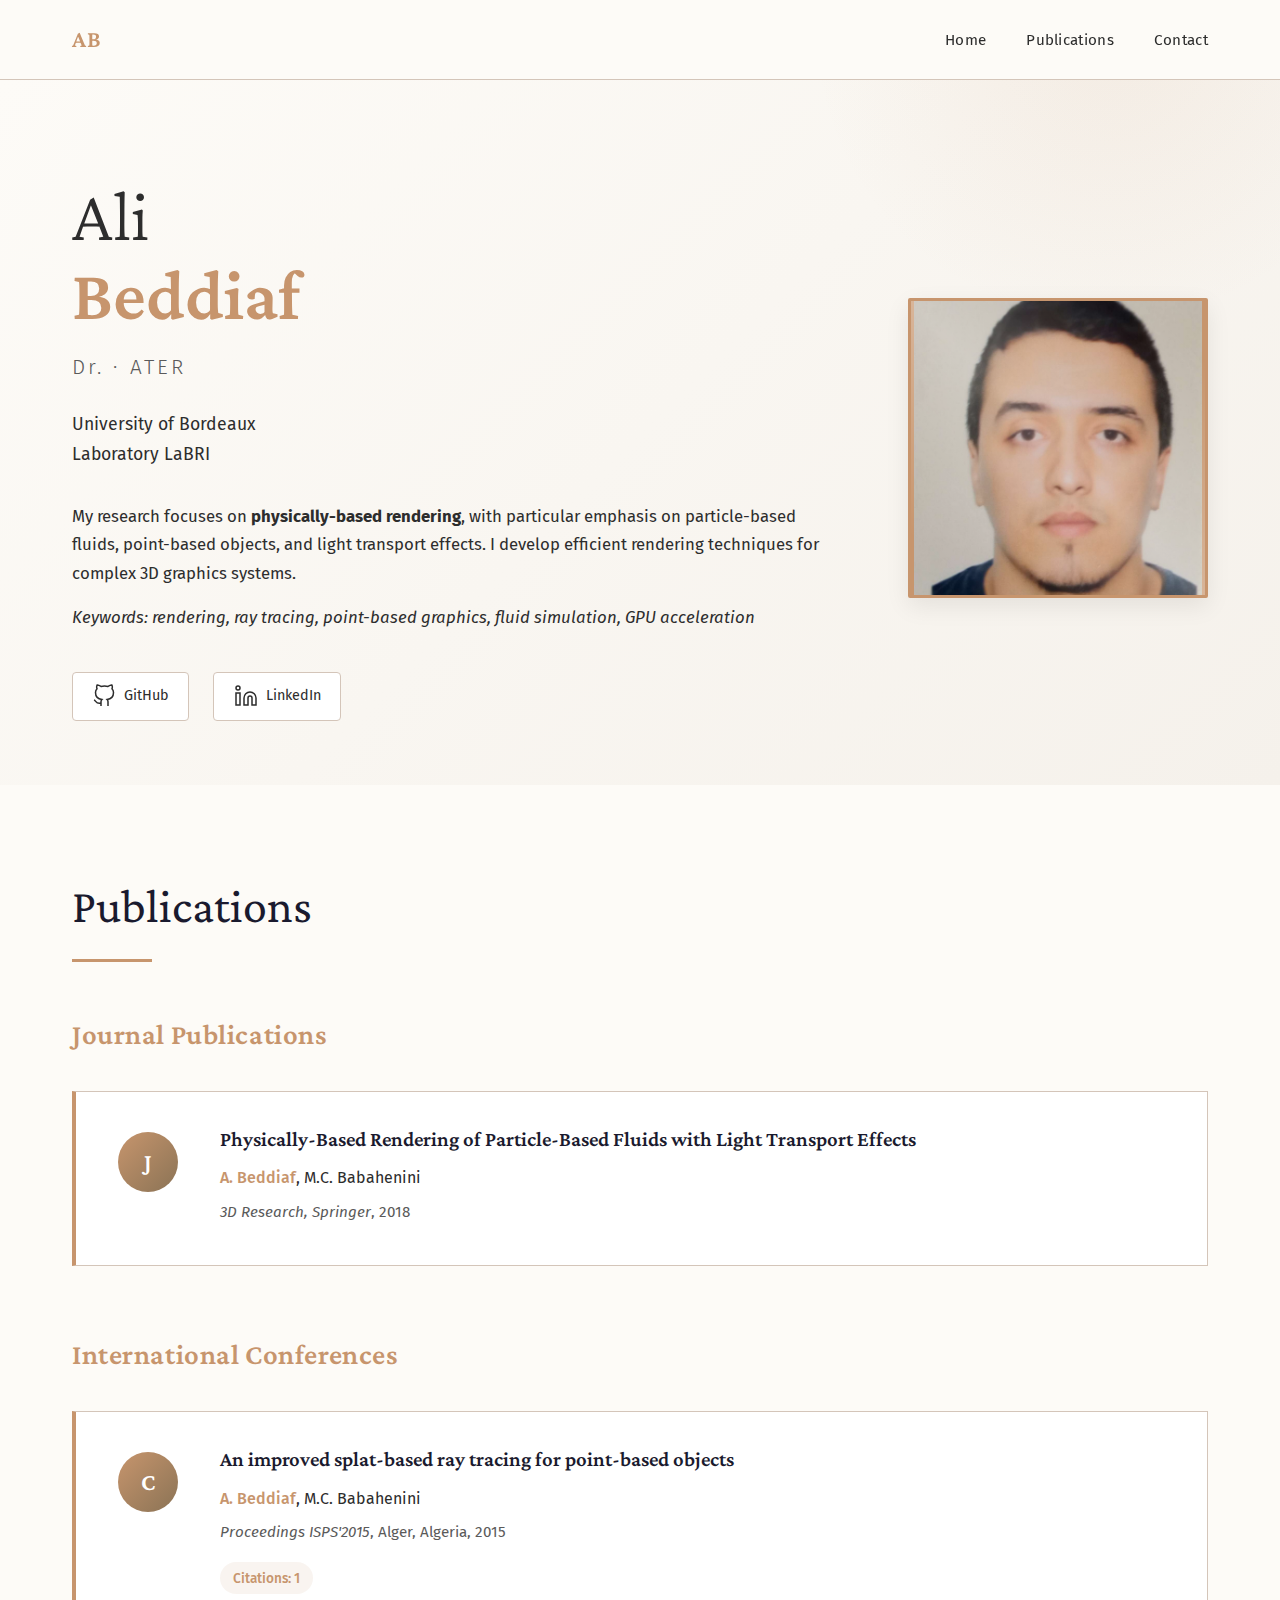
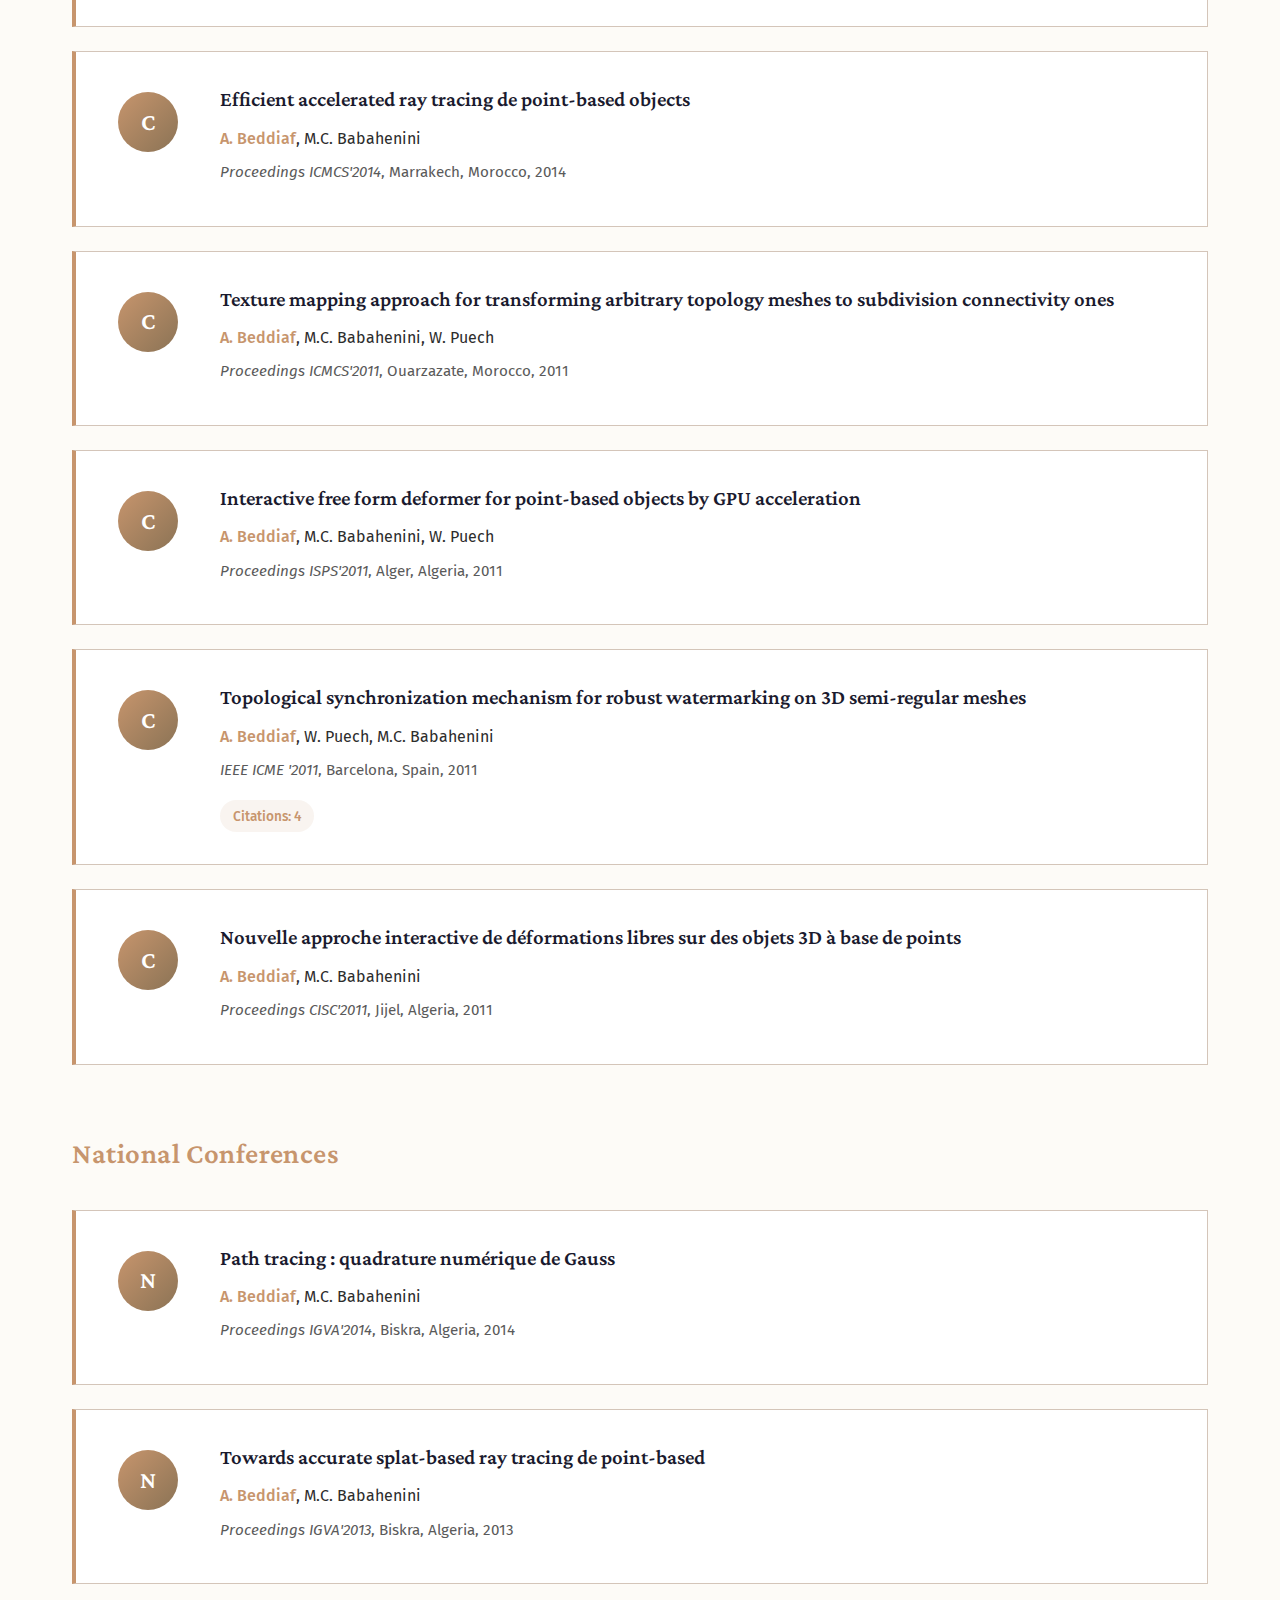
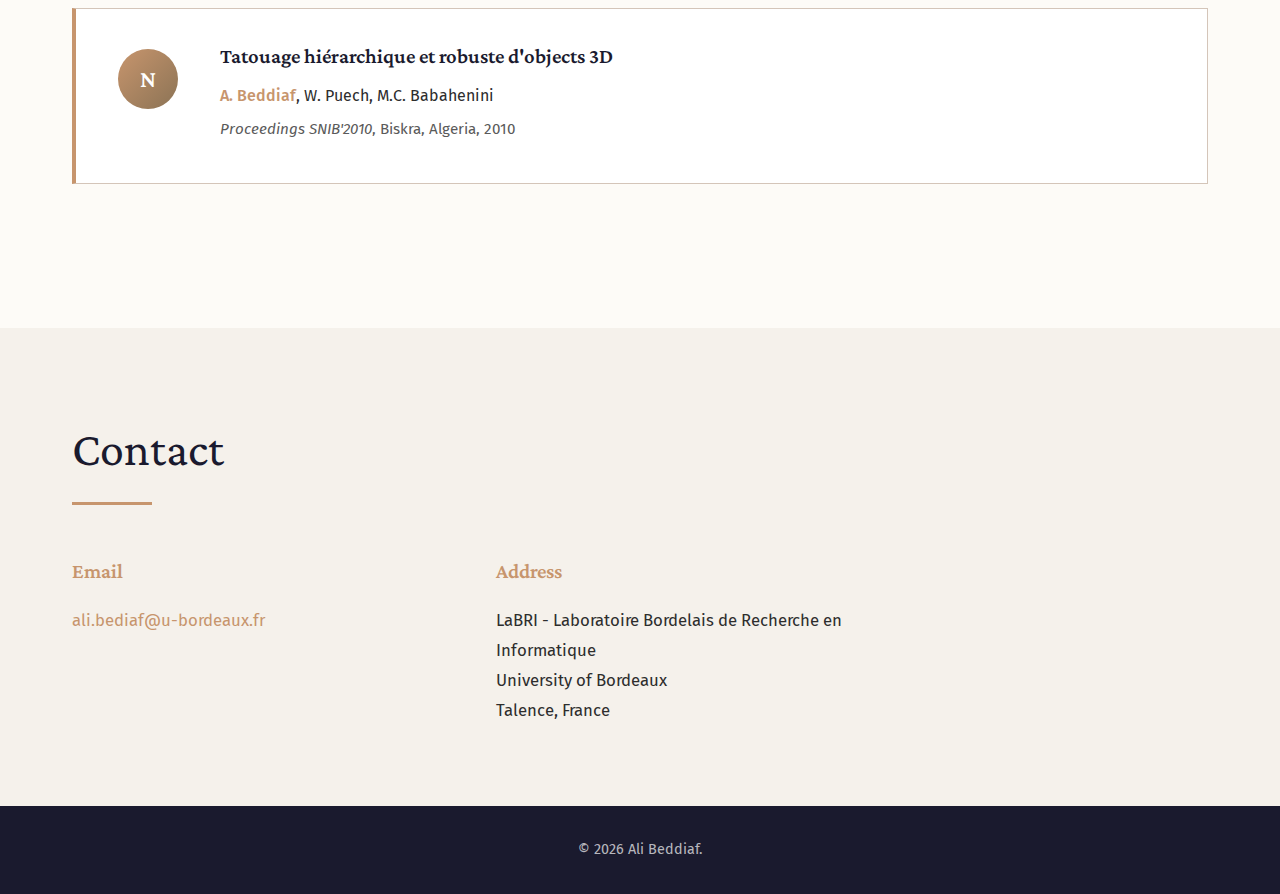
<file: index.html>
<!DOCTYPE html>
<html lang="en">
<head>
    <meta charset="UTF-8">
    <meta name="viewport" content="width=device-width, initial-scale=1.0">
    <meta name="description" content="Dr. Ali Beddiaf - ATER at University of Bordeaux, LaBRI">
    <title>Ali Beddiaf</title>
    <link rel="stylesheet" href="style.css">
    <link rel="preconnect" href="https://fonts.googleapis.com">
    <link rel="preconnect" href="https://fonts.gstatic.com" crossorigin>
    <link href="https://fonts.googleapis.com/css2?family=Crimson+Pro:wght@300;400;600&family=Fira+Sans:wght@300;400;500&display=swap" rel="stylesheet">
</head>
<body>
    <nav class="navbar">
        <div class="nav-container">
            <div class="nav-logo">AB</div>
            <ul class="nav-menu">
                <li><a href="#home" class="nav-link">Home</a></li>
                <li><a href="#publications" class="nav-link">Publications</a></li>
                <li><a href="#contact" class="nav-link">Contact</a></li>
            </ul>
        </div>
    </nav>

    <main>
        <section id="home" class="hero-section">
            <div class="container">
                <div class="hero-content">
                    <div class="hero-text">
                        <h1 class="hero-title">
                            <span class="title-line">Ali</span>
                            <span class="title-line accent">Beddiaf</span>
                        </h1>
                        <p class="hero-subtitle">Dr. · ATER</p>
                        <div class="hero-affiliation">
                            <p>University of Bordeaux</p>
                            <p>Laboratory LaBRI</p>
                        </div>
                        <div class="hero-description">
                            <p>My research focuses on <strong>physically-based rendering</strong>, with particular emphasis on particle-based fluids, point-based objects, and light transport effects. I develop efficient rendering techniques for complex 3D graphics systems.</p>
                            <p class="keywords"><em>Keywords:</em> rendering, ray tracing, point-based graphics, fluid simulation, GPU acceleration</p>
                        </div>
                        <div class="social-links">
                            <a href="https://alibeddiaf.github.io" target="_blank" class="social-link" aria-label="GitHub">
                                <svg width="24" height="24" viewBox="0 0 24 24" fill="none" stroke="currentColor" stroke-width="2">
                                    <path d="M9 19c-5 1.5-5-2.5-7-3m14 6v-3.87a3.37 3.37 0 0 0-.94-2.61c3.14-.35 6.44-1.54 6.44-7A5.44 5.44 0 0 0 20 4.77 5.07 5.07 0 0 0 19.91 1S18.73.65 16 2.48a13.38 13.38 0 0 0-7 0C6.27.65 5.09 1 5.09 1A5.07 5.07 0 0 0 5 4.77a5.44 5.44 0 0 0-1.5 3.78c0 5.42 3.3 6.61 6.44 7A3.37 3.37 0 0 0 9 18.13V22"></path>
                                </svg>
                                GitHub
                            </a>
                            <a href="http://www.linkedin.com/in/ali-beddiaf-6281aa34" target="_blank" class="social-link" aria-label="LinkedIn">
                                <svg width="24" height="24" viewBox="0 0 24 24" fill="none" stroke="currentColor" stroke-width="2">
                                    <path d="M16 8a6 6 0 0 1 6 6v7h-4v-7a2 2 0 0 0-2-2 2 2 0 0 0-2 2v7h-4v-7a6 6 0 0 1 6-6z"></path>
                                    <rect x="2" y="9" width="4" height="12"></rect>
                                    <circle cx="4" cy="4" r="2"></circle>
                                </svg>
                                LinkedIn
                            </a>
                        </div>
                    </div>
                    <div class="hero-image">
                        <div class="image-placeholder">
                            <img src="images/photo.jpg" alt="Ali Beddiaf" style="width: 300px; height: 300px; object-fit: cover; border: 3px solid var(--accent-color);">
                       </div>
                    </div>
                </div>
            </div>
        </section>

        <section id="publications" class="publications-section">
            <div class="container">
                <h2 class="section-title">Publications</h2>
                
                <div class="publications-category">
                    <h3 class="category-title">Journal Publications</h3>
                    
                    <article class="publication-item">
                        <div class="pub-thumbnail">
                            <div class="pub-icon">J</div>
                        </div>
                        <div class="pub-content">
                            <h4 class="pub-title">Physically-Based Rendering of Particle-Based Fluids with Light Transport Effects</h4>
                            <p class="pub-authors"><strong>A. Beddiaf</strong>, M.C. Babahenini</p>
                            <p class="pub-venue"><em>3D Research, Springer</em>, 2018</p>
                        </div>
                    </article>
                </div>

                <div class="publications-category">
                    <h3 class="category-title">International Conferences</h3>
                    
                    <article class="publication-item">
                        <div class="pub-thumbnail">
                            <div class="pub-icon">C</div>
                        </div>
                        <div class="pub-content">
                            <h4 class="pub-title">An improved splat-based ray tracing for point-based objects</h4>
                            <p class="pub-authors"><strong>A. Beddiaf</strong>, M.C. Babahenini</p>
                            <p class="pub-venue"><em>Proceedings ISPS'2015</em>, Alger, Algeria, 2015</p>
                            <span class="pub-citations">Citations: 1</span>
                        </div>
                    </article>

                    <article class="publication-item">
                        <div class="pub-thumbnail">
                            <div class="pub-icon">C</div>
                        </div>
                        <div class="pub-content">
                            <h4 class="pub-title">Efficient accelerated ray tracing de point-based objects</h4>
                            <p class="pub-authors"><strong>A. Beddiaf</strong>, M.C. Babahenini</p>
                            <p class="pub-venue"><em>Proceedings ICMCS'2014</em>, Marrakech, Morocco, 2014</p>
                        </div>
                    </article>

                    <article class="publication-item">
                        <div class="pub-thumbnail">
                            <div class="pub-icon">C</div>
                        </div>
                        <div class="pub-content">
                            <h4 class="pub-title">Texture mapping approach for transforming arbitrary topology meshes to subdivision connectivity ones</h4>
                            <p class="pub-authors"><strong>A. Beddiaf</strong>, M.C. Babahenini, W. Puech</p>
                            <p class="pub-venue"><em>Proceedings ICMCS'2011</em>, Ouarzazate, Morocco, 2011</p>
                        </div>
                    </article>

                    <article class="publication-item">
                        <div class="pub-thumbnail">
                            <div class="pub-icon">C</div>
                        </div>
                        <div class="pub-content">
                            <h4 class="pub-title">Interactive free form deformer for point-based objects by GPU acceleration</h4>
                            <p class="pub-authors"><strong>A. Beddiaf</strong>, M.C. Babahenini, W. Puech</p>
                            <p class="pub-venue"><em>Proceedings ISPS'2011</em>, Alger, Algeria, 2011</p>
                        </div>
                    </article>

                    <article class="publication-item">
                        <div class="pub-thumbnail">
                            <div class="pub-icon">C</div>
                        </div>
                        <div class="pub-content">
                            <h4 class="pub-title">Topological synchronization mechanism for robust watermarking on 3D semi-regular meshes</h4>
                            <p class="pub-authors"><strong>A. Beddiaf</strong>, W. Puech, M.C. Babahenini</p>
                            <p class="pub-venue"><em>IEEE ICME '2011</em>, Barcelona, Spain, 2011</p>
                            <span class="pub-citations">Citations: 4</span>
                        </div>
                    </article>

                    <article class="publication-item">
                        <div class="pub-thumbnail">
                            <div class="pub-icon">C</div>
                        </div>
                        <div class="pub-content">
                            <h4 class="pub-title">Nouvelle approche interactive de déformations libres sur des objets 3D à base de points</h4>
                            <p class="pub-authors"><strong>A. Beddiaf</strong>, M.C. Babahenini</p>
                            <p class="pub-venue"><em>Proceedings CISC'2011</em>, Jijel, Algeria, 2011</p>
                        </div>
                    </article>
                </div>

                <div class="publications-category">
                    <h3 class="category-title">National Conferences</h3>
                    
                    <article class="publication-item">
                        <div class="pub-thumbnail">
                            <div class="pub-icon">N</div>
                        </div>
                        <div class="pub-content">
                            <h4 class="pub-title">Path tracing : quadrature numérique de Gauss</h4>
                            <p class="pub-authors"><strong>A. Beddiaf</strong>, M.C. Babahenini</p>
                            <p class="pub-venue"><em>Proceedings IGVA'2014</em>, Biskra, Algeria, 2014</p>
                        </div>
                    </article>

                    <article class="publication-item">
                        <div class="pub-thumbnail">
                            <div class="pub-icon">N</div>
                        </div>
                        <div class="pub-content">
                            <h4 class="pub-title">Towards accurate splat-based ray tracing de point-based</h4>
                            <p class="pub-authors"><strong>A. Beddiaf</strong>, M.C. Babahenini</p>
                            <p class="pub-venue"><em>Proceedings IGVA'2013</em>, Biskra, Algeria, 2013</p>
                        </div>
                    </article>

                    <article class="publication-item">
                        <div class="pub-thumbnail">
                            <div class="pub-icon">N</div>
                        </div>
                        <div class="pub-content">
                            <h4 class="pub-title">Tatouage hiérarchique et robuste d'objects 3D</h4>
                            <p class="pub-authors"><strong>A. Beddiaf</strong>, W. Puech, M.C. Babahenini</p>
                            <p class="pub-venue"><em>Proceedings SNIB'2010</em>, Biskra, Algeria, 2010</p>
                        </div>
                    </article>
                </div>
            </div>
        </section>

        <section id="contact" class="contact-section">
            <div class="container">
                <h2 class="section-title">Contact</h2>
                <div class="contact-content">
                    <div class="contact-info">
                        <div class="contact-item">
                            <h3>Email</h3>
                            <p><a href="mailto:ali.bediaf@u-bordeaux.fr">ali.bediaf@u-bordeaux.fr</a></p>
                        </div>
                        <div class="contact-item">
                            <h3>Address</h3>
                            <p>LaBRI - Laboratoire Bordelais de Recherche en Informatique<br>
                            University of Bordeaux<br>
                            Talence, France</p>
                        </div>
                    </div>
                </div>
            </div>
        </section>
    </main>

    <footer class="footer">
        <div class="container">
            <p>&copy; 2026 Ali Beddiaf.</p>
        </div>
    </footer>

    <script src="script.js"></script>
</body>
</html>
</file>
<file: style.css>
:root {
    --primary-color: #1a1a2e;
    --accent-color: #c7956d;
    --secondary-accent: #8b7355;
    --text-color: #2d2d2d;
    --text-light: #5a5a5a;
    --bg-color: #fdfbf7;
    --bg-secondary: #f5f1eb;
    --border-color: #d4c5b9;
    --shadow: rgba(0, 0, 0, 0.08);
    
    --font-display: 'Crimson Pro', serif;
    --font-body: 'Fira Sans', sans-serif;
    
    --transition: all 0.3s cubic-bezier(0.4, 0, 0.2, 1);
}

* {
    margin: 0;
    padding: 0;
    box-sizing: border-box;
}

html {
    scroll-behavior: smooth;
}

body {
    font-family: var(--font-body);
    color: var(--text-color);
    background-color: var(--bg-color);
    line-height: 1.7;
    overflow-x: hidden;
}

/* Navigation */
.navbar {
    position: fixed;
    top: 0;
    width: 100%;
    background: rgba(253, 251, 247, 0.95);
    backdrop-filter: blur(10px);
    border-bottom: 1px solid var(--border-color);
    z-index: 1000;
    animation: slideDown 0.6s ease-out;
}

@keyframes slideDown {
    from {
        transform: translateY(-100%);
        opacity: 0;
    }
    to {
        transform: translateY(0);
        opacity: 1;
    }
}

.nav-container {
    max-width: 1200px;
    margin: 0 auto;
    padding: 1.2rem 2rem;
    display: flex;
    justify-content: space-between;
    align-items: center;
}

.nav-logo {
    font-family: var(--font-display);
    font-size: 1.5rem;
    font-weight: 600;
    color: var(--accent-color);
    letter-spacing: 0.05em;
}

.nav-menu {
    display: flex;
    list-style: none;
    gap: 2.5rem;
}

.nav-link {
    color: var(--text-color);
    text-decoration: none;
    font-size: 0.95rem;
    font-weight: 400;
    letter-spacing: 0.02em;
    position: relative;
    transition: var(--transition);
}

.nav-link::after {
    content: '';
    position: absolute;
    bottom: -4px;
    left: 0;
    width: 0;
    height: 2px;
    background: var(--accent-color);
    transition: var(--transition);
}

.nav-link:hover {
    color: var(--accent-color);
}

.nav-link:hover::after {
    width: 100%;
}

/* Container */
.container {
    max-width: 1200px;
    margin: 0 auto;
    padding: 0 2rem;
}

/* Hero Section */
.hero-section {
    margin-top: 80px;
    padding: 6rem 0 4rem;
    background: linear-gradient(135deg, var(--bg-color) 0%, var(--bg-secondary) 100%);
    position: relative;
    overflow: hidden;
}

.hero-section::before {
    content: '';
    position: absolute;
    top: -50%;
    right: -10%;
    width: 600px;
    height: 600px;
    background: radial-gradient(circle, rgba(199, 149, 109, 0.1) 0%, transparent 70%);
    border-radius: 50%;
    animation: float 20s ease-in-out infinite;
}

@keyframes float {
    0%, 100% {
        transform: translate(0, 0) rotate(0deg);
    }
    33% {
        transform: translate(30px, -30px) rotate(120deg);
    }
    66% {
        transform: translate(-20px, 20px) rotate(240deg);
    }
}

.hero-content {
    display: grid;
    grid-template-columns: 1fr 300px;
    gap: 4rem;
    align-items: center;
    animation: fadeInUp 0.8s ease-out 0.2s both;
}

@keyframes fadeInUp {
    from {
        opacity: 0;
        transform: translateY(30px);
    }
    to {
        opacity: 1;
        transform: translateY(0);
    }
}

.hero-title {
    font-family: var(--font-display);
    font-size: 4.5rem;
    font-weight: 300;
    line-height: 1.1;
    margin-bottom: 1rem;
    display: flex;
    flex-direction: column;
}

.title-line {
    display: block;
    animation: fadeInLeft 0.8s ease-out both;
}

.title-line:first-child {
    animation-delay: 0.3s;
}

.title-line.accent {
    color: var(--accent-color);
    font-weight: 600;
    animation-delay: 0.5s;
}

@keyframes fadeInLeft {
    from {
        opacity: 0;
        transform: translateX(-30px);
    }
    to {
        opacity: 1;
        transform: translateX(0);
    }
}

.hero-subtitle {
    font-size: 1.3rem;
    color: var(--text-light);
    font-weight: 300;
    letter-spacing: 0.15em;
    margin-bottom: 1.5rem;
    animation: fadeInUp 0.8s ease-out 0.7s both;
}

.hero-affiliation {
    margin-bottom: 2rem;
    animation: fadeInUp 0.8s ease-out 0.9s both;
}

.hero-affiliation p {
    font-size: 1.1rem;
    color: var(--text-color);
    font-weight: 400;
}

.hero-description {
    margin-bottom: 2.5rem;
    animation: fadeInUp 0.8s ease-out 1.1s both;
}

.hero-description p {
    font-size: 1.05rem;
    margin-bottom: 1rem;
    color: var(--text-color);
}

.keywords {
    color: var(--text-light);
    font-size: 0.95rem;
    font-style: italic;
}

.social-links {
    display: flex;
    gap: 1.5rem;
    animation: fadeInUp 0.8s ease-out 1.3s both;
}

.social-link {
    display: inline-flex;
    align-items: center;
    gap: 0.5rem;
    padding: 0.7rem 1.2rem;
    background: white;
    color: var(--text-color);
    text-decoration: none;
    border: 1px solid var(--border-color);
    border-radius: 4px;
    font-size: 0.9rem;
    transition: var(--transition);
}

.social-link:hover {
    background: var(--accent-color);
    color: white;
    border-color: var(--accent-color);
    transform: translateY(-2px);
    box-shadow: 0 4px 12px var(--shadow);
}

.social-link svg {
    stroke-width: 1.5;
}

.hero-image {
    animation: fadeIn 1s ease-out 1.5s both;
}

@keyframes fadeIn {
    from {
        opacity: 0;
    }
    to {
        opacity: 1;
    }
}

.image-placeholder {
    width: 300px;
    height: 300px;
    background: linear-gradient(135deg, var(--bg-secondary) 0%, #e8ddd0 100%);
    border: 3px solid var(--accent-color);
    border-radius: 2px;
    display: flex;
    align-items: center;
    justify-content: center;
    box-shadow: 0 8px 24px var(--shadow);
    transition: var(--transition);
    position: relative;
    overflow: hidden;
}

.image-placeholder::before {
    content: '';
    position: absolute;
    top: -50%;
    left: -50%;
    width: 200%;
    height: 200%;
    background: linear-gradient(45deg, transparent 30%, rgba(255, 255, 255, 0.3) 50%, transparent 70%);
    animation: shimmer 3s infinite;
}

@keyframes shimmer {
    0% {
        transform: translateX(-100%) translateY(-100%) rotate(45deg);
    }
    100% {
        transform: translateX(100%) translateY(100%) rotate(45deg);
    }
}

.placeholder-text {
    font-family: var(--font-display);
    font-size: 1.5rem;
    color: var(--accent-color);
    letter-spacing: 0.1em;
    z-index: 1;
}

/* Publications Section */
.publications-section {
    padding: 5rem 0;
    background: var(--bg-color);
}

.section-title {
    font-family: var(--font-display);
    font-size: 3rem;
    font-weight: 400;
    color: var(--primary-color);
    margin-bottom: 3rem;
    position: relative;
    padding-bottom: 1rem;
}

.section-title::after {
    content: '';
    position: absolute;
    bottom: 0;
    left: 0;
    width: 80px;
    height: 3px;
    background: var(--accent-color);
}

.publications-category {
    margin-bottom: 4rem;
}

.category-title {
    font-family: var(--font-display);
    font-size: 1.8rem;
    font-weight: 600;
    color: var(--accent-color);
    margin-bottom: 2rem;
    letter-spacing: 0.02em;
}

.publication-item {
    display: grid;
    grid-template-columns: 80px 1fr;
    gap: 2rem;
    padding: 2rem;
    margin-bottom: 1.5rem;
    background: white;
    border: 1px solid var(--border-color);
    border-left: 4px solid var(--accent-color);
    transition: var(--transition);
    animation: fadeInUp 0.6s ease-out both;
}

.publication-item:nth-child(1) { animation-delay: 0.1s; }
.publication-item:nth-child(2) { animation-delay: 0.2s; }
.publication-item:nth-child(3) { animation-delay: 0.3s; }
.publication-item:nth-child(4) { animation-delay: 0.4s; }
.publication-item:nth-child(5) { animation-delay: 0.5s; }
.publication-item:nth-child(6) { animation-delay: 0.6s; }
.publication-item:nth-child(7) { animation-delay: 0.7s; }

.publication-item:hover {
    box-shadow: 0 6px 20px var(--shadow);
    transform: translateX(8px);
    border-left-width: 6px;
}

.pub-thumbnail {
    display: flex;
    align-items: flex-start;
    justify-content: center;
    padding-top: 0.5rem;
}

.pub-icon {
    width: 60px;
    height: 60px;
    background: linear-gradient(135deg, var(--accent-color) 0%, var(--secondary-accent) 100%);
    color: white;
    display: flex;
    align-items: center;
    justify-content: center;
    font-family: var(--font-display);
    font-size: 1.5rem;
    font-weight: 600;
    border-radius: 50%;
}

.pub-content {
    flex: 1;
}

.pub-title {
    font-family: var(--font-display);
    font-size: 1.3rem;
    font-weight: 600;
    color: var(--primary-color);
    margin-bottom: 0.7rem;
    line-height: 1.4;
}

.pub-authors {
    font-size: 1rem;
    color: var(--text-color);
    margin-bottom: 0.5rem;
}

.pub-authors strong {
    font-weight: 500;
    color: var(--accent-color);
}

.pub-venue {
    font-size: 0.95rem;
    color: var(--text-light);
    margin-bottom: 0.5rem;
}

.pub-citations {
    display: inline-block;
    font-size: 0.85rem;
    color: var(--accent-color);
    background: rgba(199, 149, 109, 0.1);
    padding: 0.3rem 0.8rem;
    border-radius: 20px;
    margin-top: 0.5rem;
    font-weight: 500;
}

/* Contact Section */
.contact-section {
    padding: 5rem 0;
    background: var(--bg-secondary);
}

.contact-content {
    max-width: 800px;
}

.contact-info {
    display: grid;
    grid-template-columns: repeat(auto-fit, minmax(300px, 1fr));
    gap: 3rem;
}

.contact-item h3 {
    font-family: var(--font-display);
    font-size: 1.3rem;
    font-weight: 600;
    color: var(--accent-color);
    margin-bottom: 1rem;
}

.contact-item p {
    font-size: 1.05rem;
    color: var(--text-color);
    line-height: 1.8;
}

.contact-item a {
    color: var(--accent-color);
    text-decoration: none;
    transition: var(--transition);
    border-bottom: 1px solid transparent;
}

.contact-item a:hover {
    border-bottom-color: var(--accent-color);
}

/* Footer */
.footer {
    background: var(--primary-color);
    color: rgba(255, 255, 255, 0.7);
    padding: 2rem 0;
    text-align: center;
}

.footer p {
    font-size: 0.9rem;
}

.footer a {
    color: var(--accent-color);
    text-decoration: none;
    transition: var(--transition);
}

.footer a:hover {
    color: white;
}

/* Responsive Design */
@media (max-width: 968px) {
    .hero-content {
        grid-template-columns: 1fr;
        gap: 3rem;
    }
    
    .hero-image {
        justify-self: center;
    }
    
    .hero-title {
        font-size: 3.5rem;
    }
    
    .publication-item {
        grid-template-columns: 60px 1fr;
        gap: 1.5rem;
        padding: 1.5rem;
    }
    
    .pub-icon {
        width: 50px;
        height: 50px;
        font-size: 1.2rem;
    }
}

@media (max-width: 768px) {
    .nav-container {
        padding: 1rem 1.5rem;
    }
    
    .nav-menu {
        gap: 1.5rem;
    }
    
    .nav-link {
        font-size: 0.9rem;
    }
    
    .container {
        padding: 0 1.5rem;
    }
    
    .hero-section {
        padding: 4rem 0 3rem;
    }
    
    .hero-title {
        font-size: 2.8rem;
    }
    
    .hero-subtitle {
        font-size: 1.1rem;
    }
    
    .hero-description p {
        font-size: 1rem;
    }
    
    .social-links {
        flex-direction: column;
        gap: 1rem;
    }
    
    .social-link {
        justify-content: center;
    }
    
    .image-placeholder {
        width: 250px;
        height: 250px;
    }
    
    .section-title {
        font-size: 2.2rem;
    }
    
    .category-title {
        font-size: 1.5rem;
    }
    
    .publication-item {
        grid-template-columns: 1fr;
        gap: 1rem;
    }
    
    .pub-thumbnail {
        justify-content: flex-start;
    }
    
    .pub-title {
        font-size: 1.15rem;
    }
    
    .contact-info {
        grid-template-columns: 1fr;
        gap: 2rem;
    }
}

@media (max-width: 480px) {
    .hero-title {
        font-size: 2.2rem;
    }
    
    .image-placeholder {
        width: 200px;
        height: 200px;
    }
    
    .nav-menu {
        gap: 1rem;
    }
    
    .nav-link {
        font-size: 0.85rem;
    }
}
</file>
